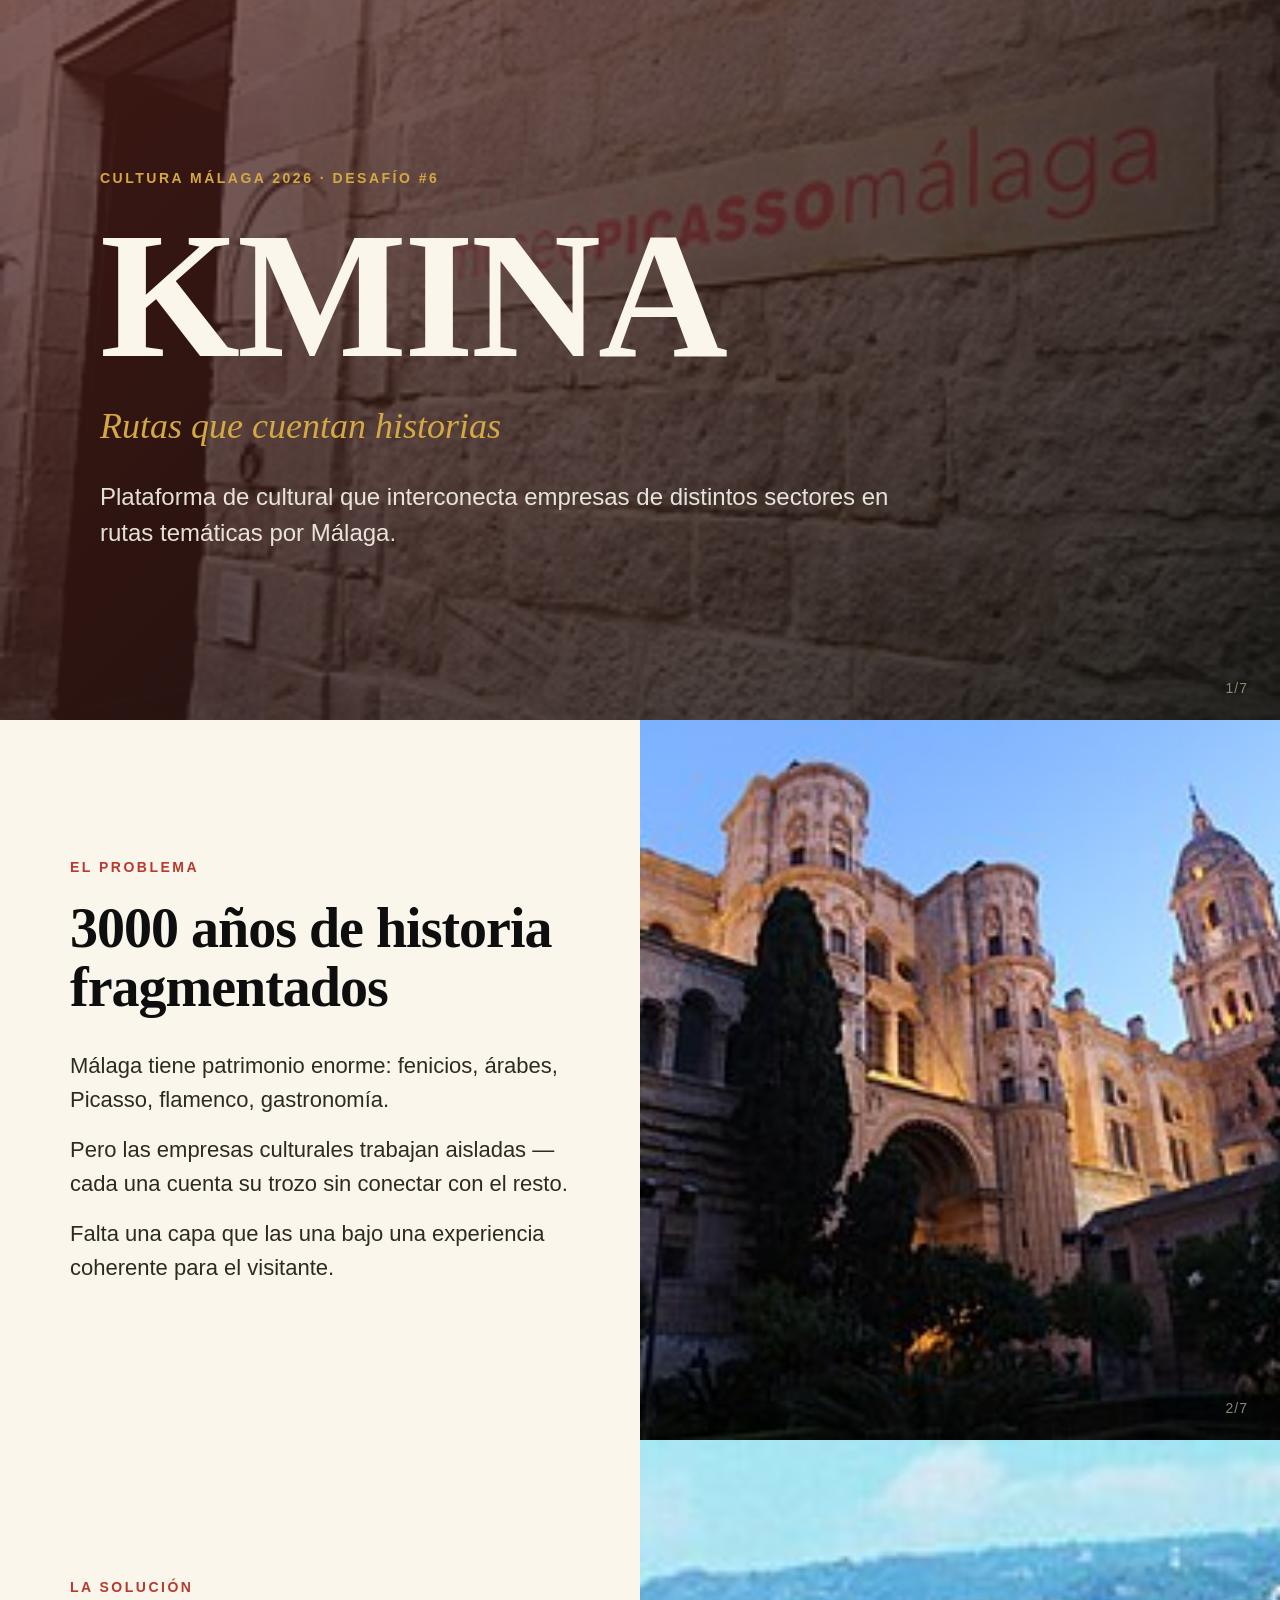
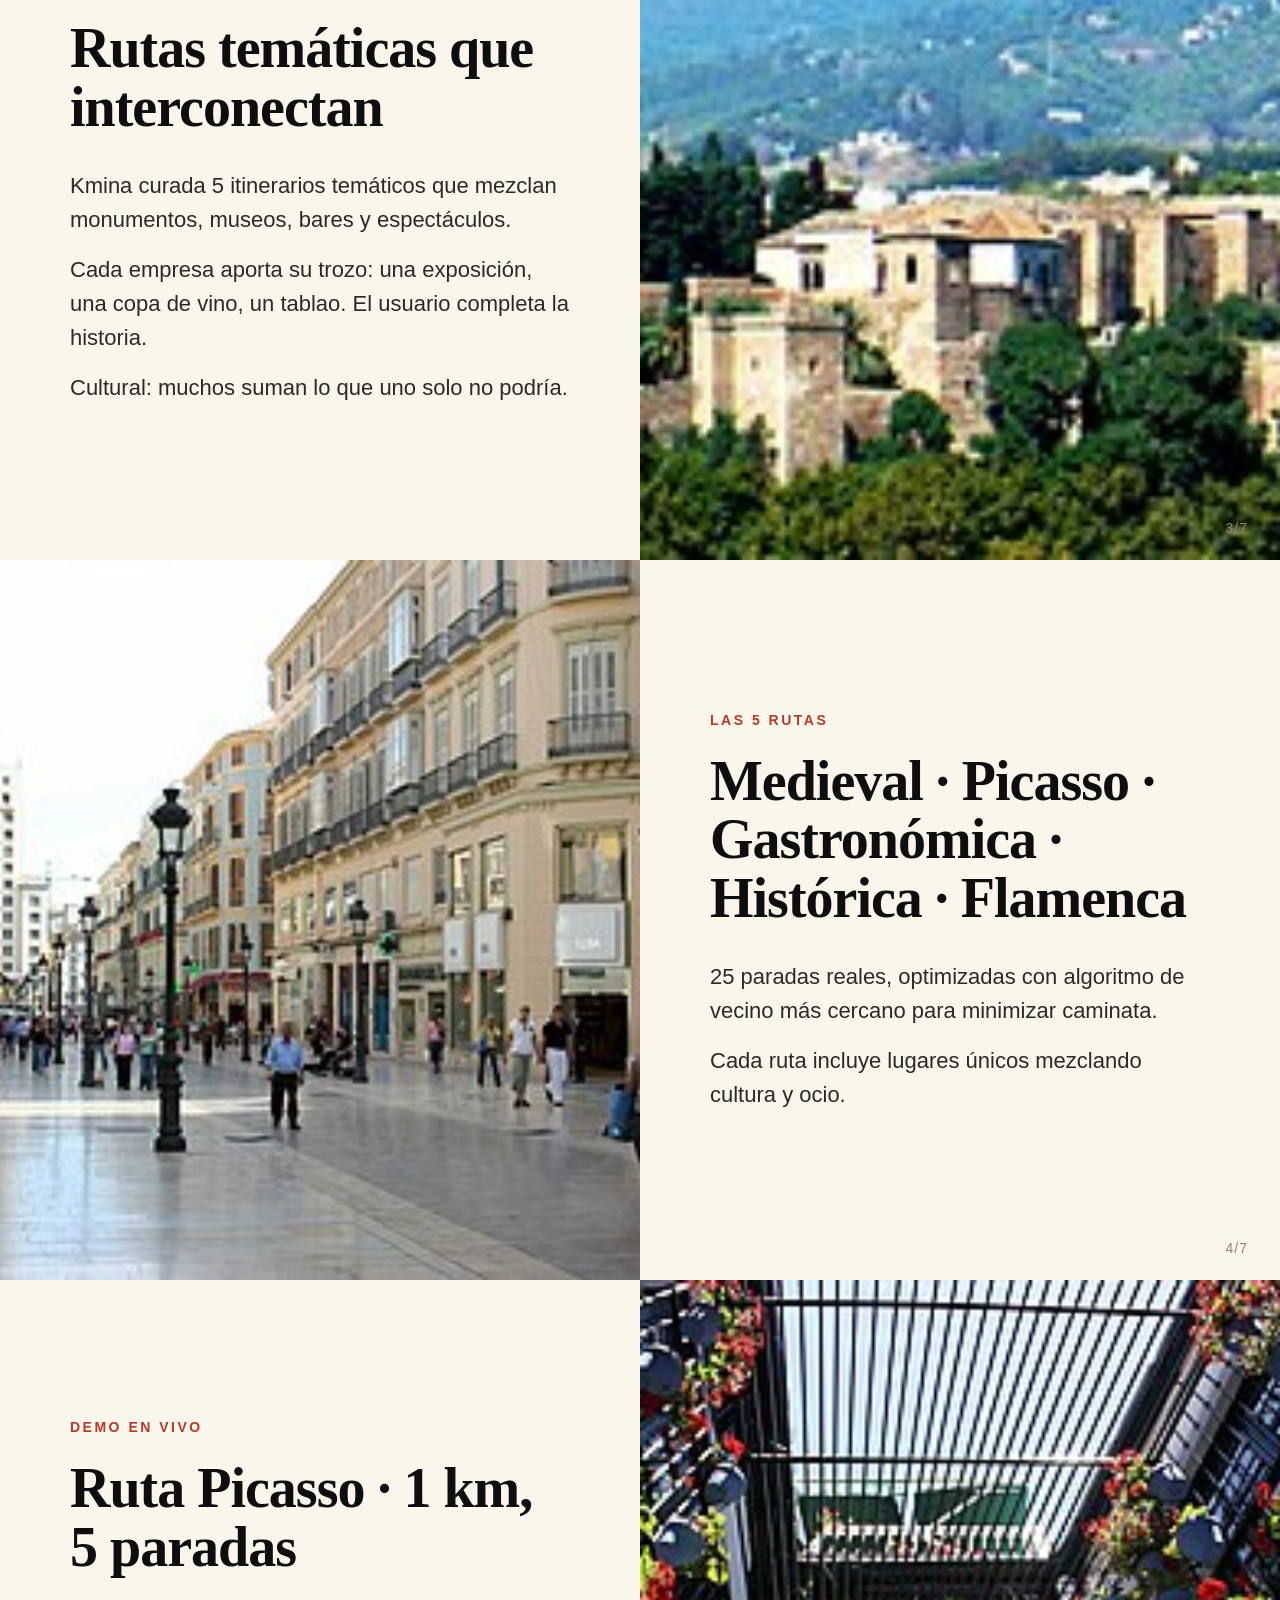
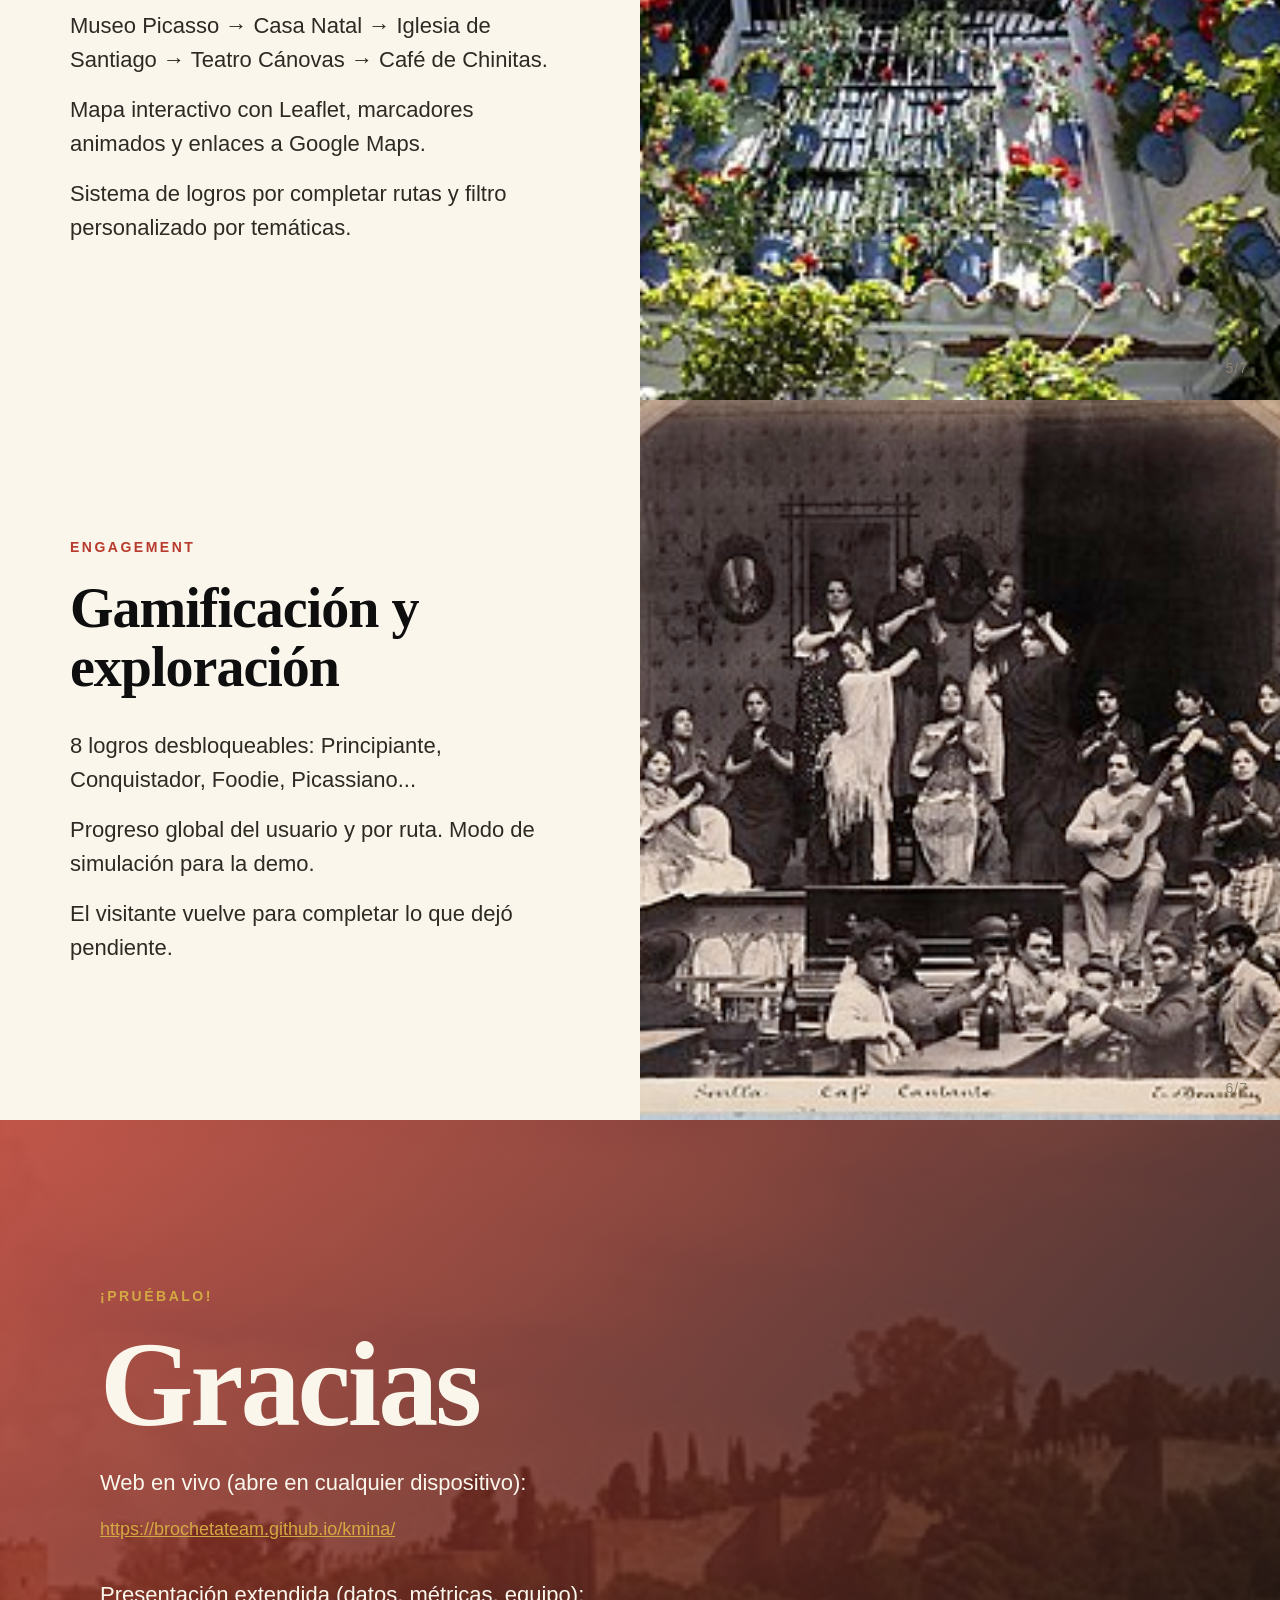
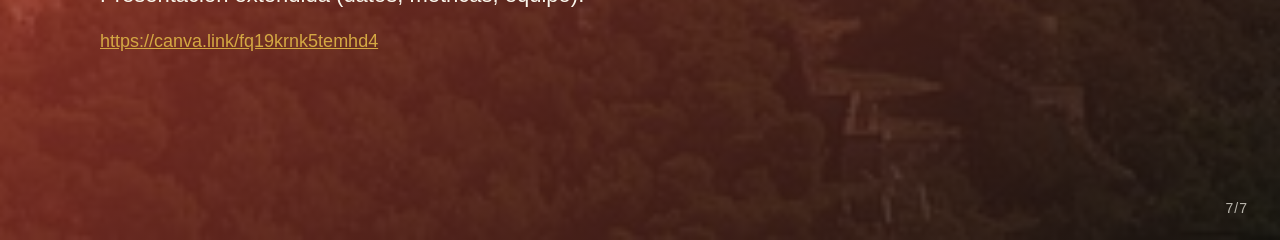
<file: presentacion.html>
<!DOCTYPE html>
<html lang="es">

<head>
  <meta charset="UTF-8">
  <title>Kmina · Presentación Cultura Málaga 2026</title>
  <style>
    @page {
      size: 1280px 720px;
      margin: 0;
    }

    * {
      box-sizing: border-box;
      margin: 0;
      padding: 0;
    }

    body {
      font-family: 'Helvetica Neue', Arial, sans-serif;
      background: #1B1A1D;
      color: #14130F;
    }

    .slide {
      width: 1280px;
      height: 720px;
      position: relative;
      overflow: hidden;
      page-break-after: always;
      break-after: page;
      background: #FAF6EC;
    }

    /* Tipografía */
    .eyebrow {
      font-size: 14px;
      font-weight: 600;
      text-transform: uppercase;
      letter-spacing: 2.5px;
      color: #B83A2D;
      margin-bottom: 24px;
    }

    .eyebrow.light {
      color: #D4A843;
    }

    .title {
      font-size: 56px;
      font-weight: 800;
      line-height: 1.05;
      color: #0E0E0F;
      margin-bottom: 32px;
      letter-spacing: -1px;
      font-family: Georgia, 'Times New Roman', serif;
    }

    .title-huge {
      font-size: 120px;
      font-weight: 900;
      line-height: 0.95;
      color: #0E0E0F;
      margin-bottom: 24px;
      letter-spacing: -3px;
      font-family: Georgia, 'Times New Roman', serif;
    }

    .title-huge.light,
    .title.light {
      color: #FAF6EC;
    }

    .subtitle {
      font-size: 36px;
      font-weight: 300;
      font-style: italic;
      color: #B83A2D;
      margin-bottom: 32px;
      font-family: Georgia, 'Times New Roman', serif;
    }

    .lead {
      font-size: 22px;
      line-height: 1.5;
      color: #2D2A24;
      max-width: 720px;
    }

    .body p {
      font-size: 22px;
      line-height: 1.55;
      color: #2D2A24;
      margin-bottom: 16px;
    }

    .body p.link {
      font-size: 18px;
      word-break: break-all;
    }

    .body p.link a {
      color: #B83A2D;
      text-decoration: underline;
      font-weight: 500;
    }

    .body.light p {
      color: #FAF6EC;
    }

    .body.light p.link a {
      color: #D4A843;
    }

    /* Cover */
    .cover {
      position: relative;
      background: #0E0E0F;
    }

    .cover-bg {
      position: absolute;
      inset: 0;
      background-size: cover;
      background-position: center;
      opacity: 0.4;
      filter: contrast(1.1);
    }

    .cover-content {
      position: absolute;
      inset: 0;
      display: flex;
      flex-direction: column;
      justify-content: center;
      padding: 80px 100px;
      background: linear-gradient(135deg, rgba(184, 58, 45, 0.3) 0%, rgba(20, 19, 15, 0.6) 100%);
    }

    .cover-content .eyebrow {
      color: #D4A843;
    }

    .cover-content .title-huge {
      color: #FAF6EC;
      font-size: 180px;
    }

    .cover-content .subtitle {
      color: #D4A843;
    }

    .cover-content .lead {
      color: rgba(250, 246, 236, 0.9);
      max-width: 800px;
      font-size: 24px;
    }

    /* Two-column */
    .two-col {
      display: grid;
      grid-template-columns: 1fr 1fr;
      align-items: stretch;
    }

    .two-col .col-text {
      padding: 80px 70px;
      display: flex;
      flex-direction: column;
      justify-content: center;
    }

    .two-col .col-img {
      overflow: hidden;
    }

    .two-col .col-img img {
      width: 100%;
      height: 100%;
      object-fit: cover;
      display: block;
    }

    .two-col.reverse .col-img {
      order: 0;
    }

    .two-col.reverse .col-text {
      order: 1;
    }

    /* CTA */
    .cta-slide {
      background-size: cover;
      background-position: center;
      color: #FAF6EC;
    }

    .cta-content {
      position: absolute;
      inset: 0;
      display: flex;
      flex-direction: column;
      justify-content: center;
      padding: 80px 100px;
    }

    /* Slide number */
    .slide-num {
      position: absolute;
      bottom: 24px;
      right: 32px;
      font-size: 14px;
      color: #8C8572;
      letter-spacing: 1px;
    }

    .slide-num.light {
      color: rgba(250, 246, 236, 0.7);
    }
  </style>
</head>

<body>

  <section class="slide cover">
    <div class="cover-bg"
      style="background-image:url('[data-uri]')">
    </div>
    <div class="cover-content">
      <div class="eyebrow">Cultura Málaga 2026 · Desafío #6</div>
      <h1 class="title-huge">KMINA</h1>
      <h2 class="subtitle">Rutas que cuentan historias</h2>
      <p class="lead">Plataforma de cultural que interconecta empresas de distintos sectores en rutas temáticas por
        Málaga.</p>
    </div>
    <div class="slide-num">1/7</div>
  </section>
  <section class="slide two-col">
    <div class="col-text">
      <div class="eyebrow">El problema</div>
      <h2 class="title">3000 años de historia fragmentados</h2>
      <div class="body">
        <p>Málaga tiene patrimonio enorme: fenicios, árabes, Picasso, flamenco, gastronomía.</p>
        <p>Pero las empresas culturales trabajan aisladas — cada una cuenta su trozo sin conectar con el resto.</p>
        <p>Falta una capa que las una bajo una experiencia coherente para el visitante.</p>
      </div>
    </div>
    <div class="col-img">
      <img
        src="[data-uri]"
        alt="">
    </div>
    <div class="slide-num">2/7</div>
  </section>
  <section class="slide two-col">
    <div class="col-text">
      <div class="eyebrow">La solución</div>
      <h2 class="title">Rutas temáticas que interconectan</h2>
      <div class="body">
        <p>Kmina curada 5 itinerarios temáticos que mezclan monumentos, museos, bares y espectáculos.</p>
        <p>Cada empresa aporta su trozo: una exposición, una copa de vino, un tablao. El usuario completa la historia.
        </p>
        <p>Cultural: muchos suman lo que uno solo no podría.</p>
      </div>
    </div>
    <div class="col-img">
      <img
        src="[data-uri]"
        alt="">
    </div>
    <div class="slide-num">3/7</div>
  </section>
  <section class="slide two-col reverse">
    <div class="col-img">
      <img
        src="[data-uri]"
        alt="">
    </div>
    <div class="col-text">
      <div class="eyebrow">Las 5 rutas</div>
      <h2 class="title">Medieval · Picasso · Gastronómica · Histórica · Flamenca</h2>
      <div class="body">
        <p>25 paradas reales, optimizadas con algoritmo de vecino más cercano para minimizar caminata.</p>
        <p>Cada ruta incluye lugares únicos mezclando cultura y ocio.</p>
      </div>
    </div>
    <div class="slide-num">4/7</div>
  </section>
  <section class="slide two-col">
    <div class="col-text">
      <div class="eyebrow">Demo en vivo</div>
      <h2 class="title">Ruta Picasso · 1 km, 5 paradas</h2>
      <div class="body">
        <p>Museo Picasso → Casa Natal → Iglesia de Santiago → Teatro Cánovas → Café de Chinitas.</p>
        <p>Mapa interactivo con Leaflet, marcadores animados y enlaces a Google Maps.</p>
        <p>Sistema de logros por completar rutas y filtro personalizado por temáticas.</p>
      </div>
    </div>
    <div class="col-img">
      <img
        src="[data-uri]"
        alt="">
    </div>
    <div class="slide-num">5/7</div>
  </section>
  <section class="slide two-col">
    <div class="col-text">
      <div class="eyebrow">Engagement</div>
      <h2 class="title">Gamificación y exploración</h2>
      <div class="body">
        <p>8 logros desbloqueables: Principiante, Conquistador, Foodie, Picassiano...</p>
        <p>Progreso global del usuario y por ruta. Modo de simulación para la demo.</p>
        <p>El visitante vuelve para completar lo que dejó pendiente.</p>
      </div>
    </div>
    <div class="col-img">
      <img
        src="[data-uri]"
        alt="">
    </div>
    <div class="slide-num">6/7</div>
  </section>
  <section class="slide cta-slide"
    style="background-image:linear-gradient(135deg, rgba(184,58,45,0.85), rgba(20,19,15,0.85)), url('[data-uri]');">
    <div class="cta-content">
      <div class="eyebrow light">¡Pruébalo!</div>
      <h1 class="title-huge light">Gracias</h1>
      <div class="body light">
        <p>Web en vivo (abre en cualquier dispositivo):</p>
        <p class="link"><a href="https://brochetateam.github.io/kmina/">https://brochetateam.github.io/kmina/</a></p>
        <br>
        <p>Presentación extendida (datos, métricas, equipo):</p>
        <p class="link"><a href="https://canva.link/fq19krnk5temhd4">https://canva.link/fq19krnk5temhd4</a></p>
      </div>
    </div>
    <div class="slide-num light">7/7</div>
  </section>
</body>

</html>
</file>
